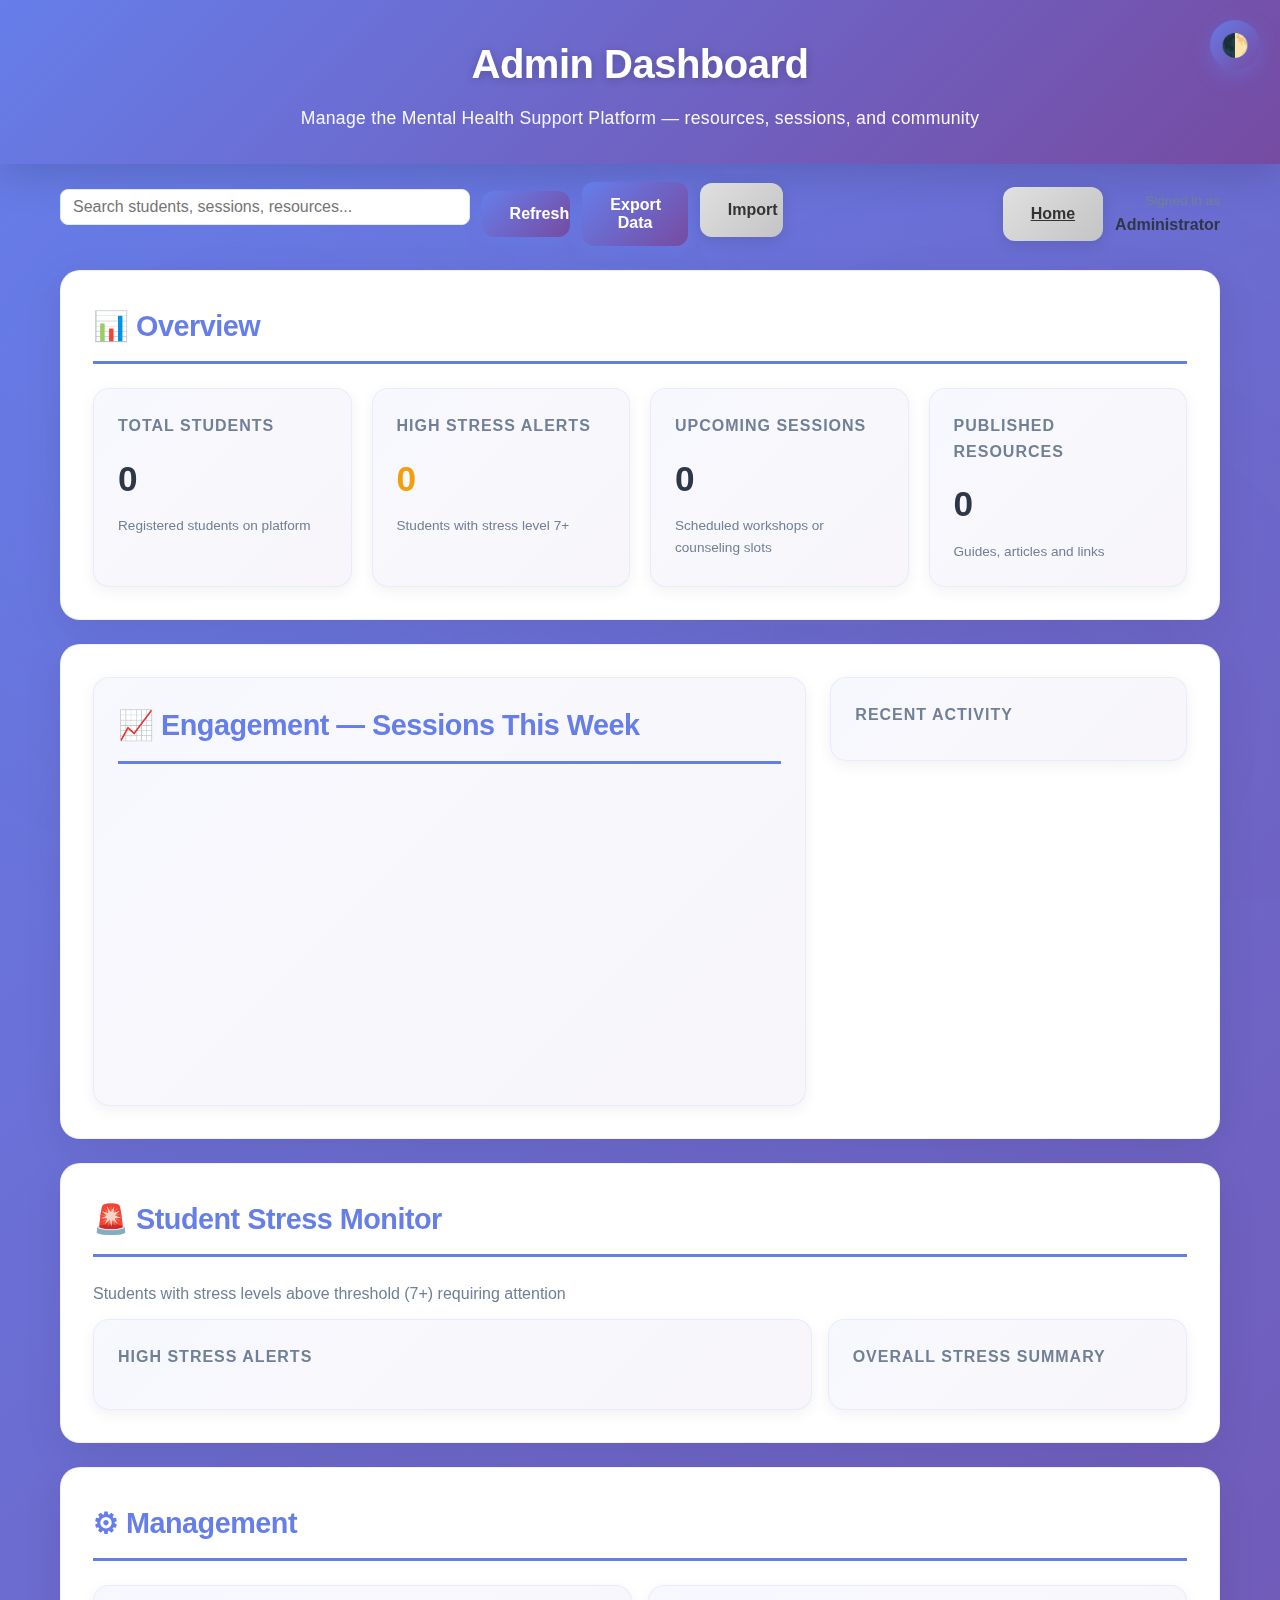
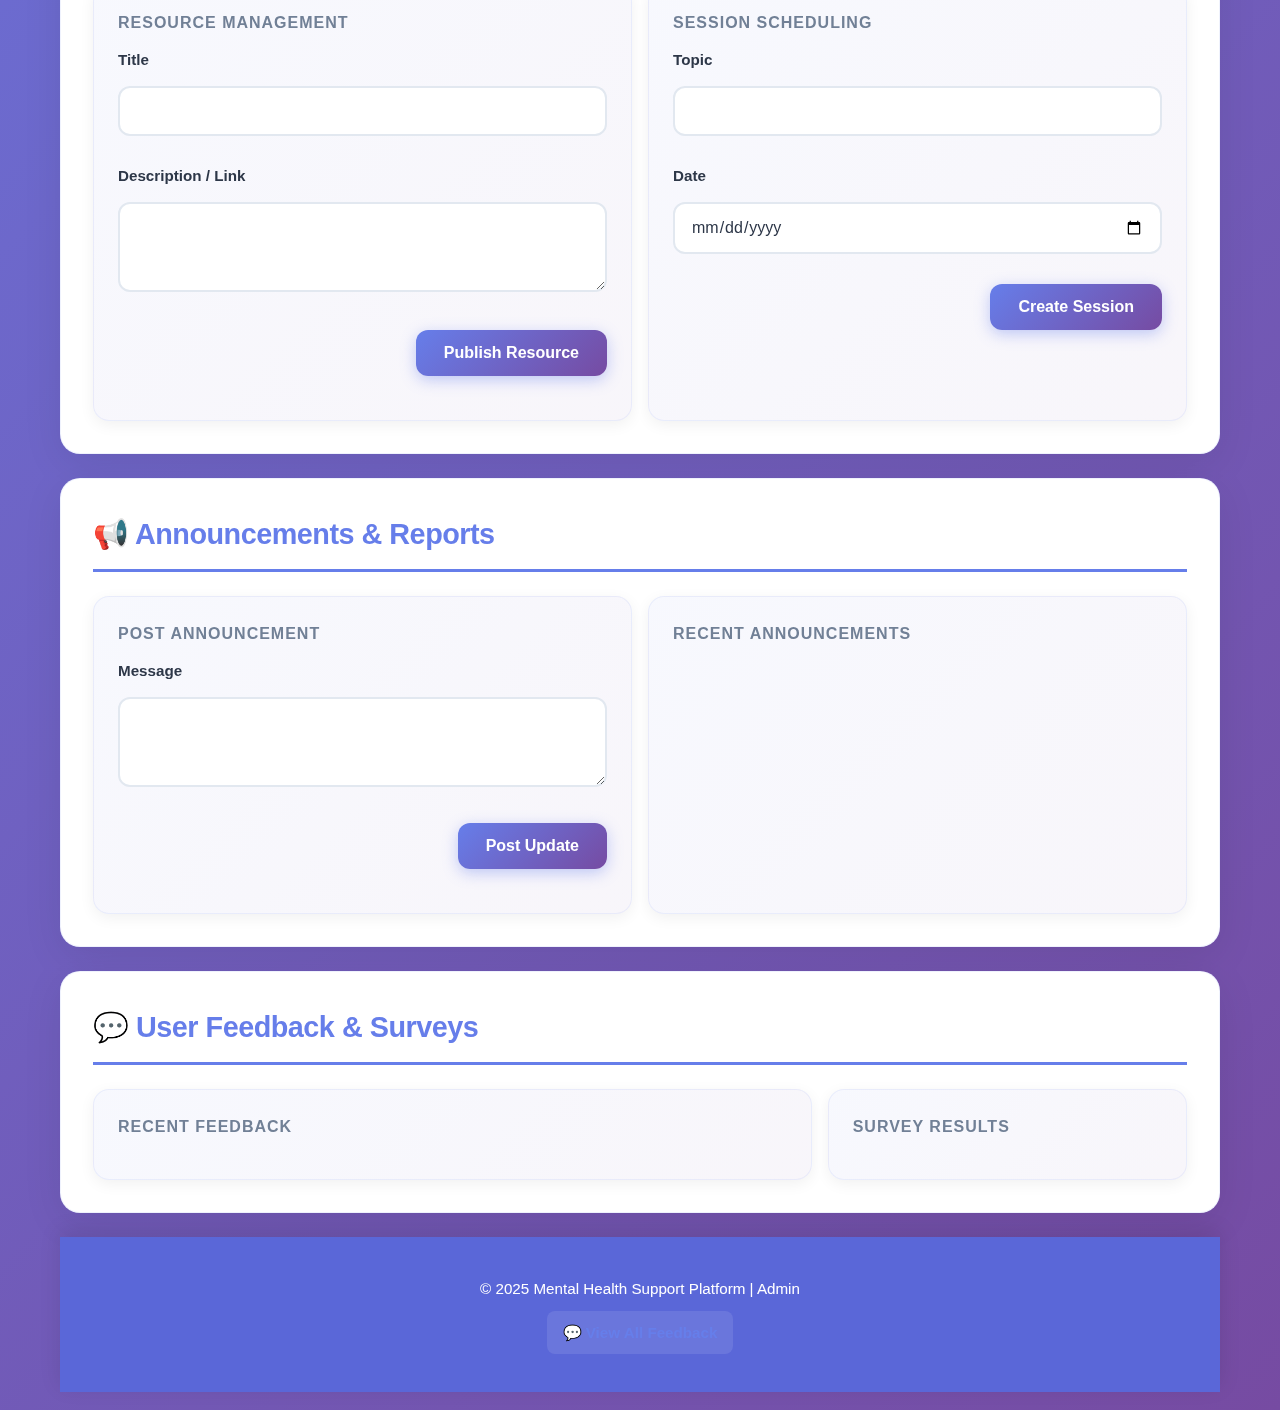
<file: admin.html>
<!DOCTYPE html>
<html lang="en">
<head>
  <meta charset="utf-8" />
  <meta name="viewport" content="width=device-width,initial-scale=1" />
  <title>Admin Dashboard | Mental Health Support</title>
  <link rel="stylesheet" href="style.css">
</head>
<body>
  <header>
    <h1>Admin Dashboard</h1>
    <p class="subtitle">Manage the Mental Health Support Platform — resources, sessions, and community</p>
  </header>

  <main style="padding:18px 20px; max-width:1200px; margin:0 auto; width:100%">

    <!-- Top toolbar -->
    <div style="display:flex; gap:12px; align-items:center; justify-content:space-between; margin-bottom:14px;">
      <div style="display:flex; gap:12px; align-items:center;">
        <input id="adminSearch" placeholder="Search students, sessions, resources..." style="padding:8px 12px; border-radius:8px; border:1px solid var(--input-border); min-width:320px;" />
        <button id="refreshBtnTop" class="btn">Refresh</button>
        <button id="exportData" class="btn">Export Data</button>
        <label class="btn secondary" style="display:inline-flex; align-items:center; gap:8px;">
          Import
          <input id="importData" type="file" accept="application/json" style="display:none">
        </label>
      </div>
      <div style="display:flex; gap:12px; align-items:center;">
        <a href="adminl.html" class="btn secondary">Home</a>
        <div style="text-align:right;">
          <div style="font-size:0.85rem; color:var(--muted-text)">Signed in as</div>
          <div style="font-weight:700">Administrator</div>
        </div>
      </div>
    </div>

    <!-- Quick stats -->
    <section class="dashboard-section">
      <h2>📊 Overview</h2>
      <div class="dashboard-cards">
        <div class="card">
          <h3>Total Students</h3>
          <p id="totalStudents">0</p>
          <div class="muted">Registered students on platform</div>
        </div>

        <div class="card">
          <h3>High Stress Alerts</h3>
          <p id="highStressCount" style="color:#f59e0b;">0</p>
          <div class="muted">Students with stress level 7+</div>
        </div>

        <div class="card">
          <h3>Upcoming Sessions</h3>
          <p id="upcomingSessions">0</p>
          <div class="muted">Scheduled workshops or counseling slots</div>
        </div>

        <div class="card">
          <h3>Published Resources</h3>
          <p id="totalResources">0</p>
          <div class="muted">Guides, articles and links</div>
        </div>
      </div>
    </section>

    <!-- Middle grid: chart + activity -->
    <section class="dashboard-section grid-2">
      <div class="card chart-card">
        <h2 style="margin-top:0;">📈 Engagement — Sessions This Week</h2>
        <canvas id="sessionsChart" width="600" height="260" style="flex:1; background:transparent; border-radius:8px; margin-top:6px;"></canvas>
      </div>

      <aside class="card">
        <h3 style="margin-bottom:8px;">Recent Activity</h3>
        <ul id="activityLog" class="activity-list">
          <!-- Filled by JS -->
        </ul>
      </aside>
    </section>

    <!-- Student Stress Monitor -->
    <section class="dashboard-section">
      <h2>🚨 Student Stress Monitor</h2>
      <p style="margin-bottom:12px; color:var(--muted-text)">Students with stress levels above threshold (7+) requiring attention</p>
      <div style="display:grid; grid-template-columns:2fr 1fr; gap:16px;">
        <div class="card">
          <h3>High Stress Alerts</h3>
          <ul id="highStressList" class="list-box" style="max-height:280px; overflow:auto;">
            <!-- Filled by JS -->
          </ul>
        </div>

        <div class="card">
          <h3>Overall Stress Summary</h3>
          <div id="stressSummary" style="font-size:0.95rem; line-height:1.8;">
            <!-- Filled by JS -->
          </div>
        </div>
      </div>
    </section>

    <!-- Management panels -->
    <section class="dashboard-section">
      <h2>⚙ Management</h2>
      <div style="display:grid; grid-template-columns:1fr 1fr; gap:16px;">
        <div class="card">
          <h3>Resource Management</h3>
          <form id="resourceForm">
            <label>Title</label>
            <input id="resourceTitle" required />
            <label style="margin-top:8px">Description / Link</label>
            <textarea id="resourceContent" required></textarea>
            <div style="margin-top:10px; text-align:right;"><button class="btn" type="submit">Publish Resource</button></div>
          </form>
          <ul id="resourceList" class="list-box" style="margin-top:12px; max-height:160px; overflow:auto"></ul>
        </div>

        <div class="card">
          <h3>Session Scheduling</h3>
          <form id="sessionForm">
            <label>Topic</label>
            <input id="sessionTopic" required />
            <label style="margin-top:8px">Date</label>
            <input id="sessionDate" type="date" required />
            <div style="margin-top:10px; text-align:right;"><button class="btn" type="submit">Create Session</button></div>
          </form>
          <ul id="sessionList" class="list-box" style="margin-top:12px; max-height:160px; overflow:auto"></ul>
        </div>
      </div>
    </section>

    <!-- Updates and announcements -->
    <section class="dashboard-section">
      <h2>📢 Announcements & Reports</h2>
      <div style="display:grid; grid-template-columns:1fr 1fr; gap:16px;">
        <div class="card">
          <h3>Post Announcement</h3>
          <form id="updateForm">
            <label>Message</label>
            <textarea id="updateMessage" required></textarea>
            <div style="text-align:right; margin-top:8px;"><button class="btn" type="submit">Post Update</button></div>
          </form>
        </div>

        <div class="card">
          <h3>Recent Announcements</h3>
          <ul id="updateList" class="list-box"></ul>
        </div>
      </div>
    </section>

    <!-- Feedback Section -->
    <section class="dashboard-section">
      <h2>💬 User Feedback & Surveys</h2>
      <div style="display:grid; grid-template-columns:2fr 1fr; gap:16px;">
        <div class="card">
          <h3>Recent Feedback</h3>
          <ul id="feedbackList" class="list-box" style="max-height:320px; overflow:auto;">
            <!-- Filled by JS -->
          </ul>
        </div>

        <div class="card">
          <h3>Survey Results</h3>
          <div id="surveyStats" style="font-size:0.95rem; line-height:1.8;">
            <!-- Filled by JS -->
          </div>
        </div>
      </div>
    </section>

    <footer style="margin-top:20px; text-align:center;">
      <p>© 2025 Mental Health Support Platform | Admin</p>
      <p style="margin-top:8px;"><a href="feedback.html" style="color:var(--primary); text-decoration:none; font-weight:600;">💬 View All Feedback</a></p>
    </footer>

  </main>

  <script src="script.js"></script>
</body>
</html>
</file>
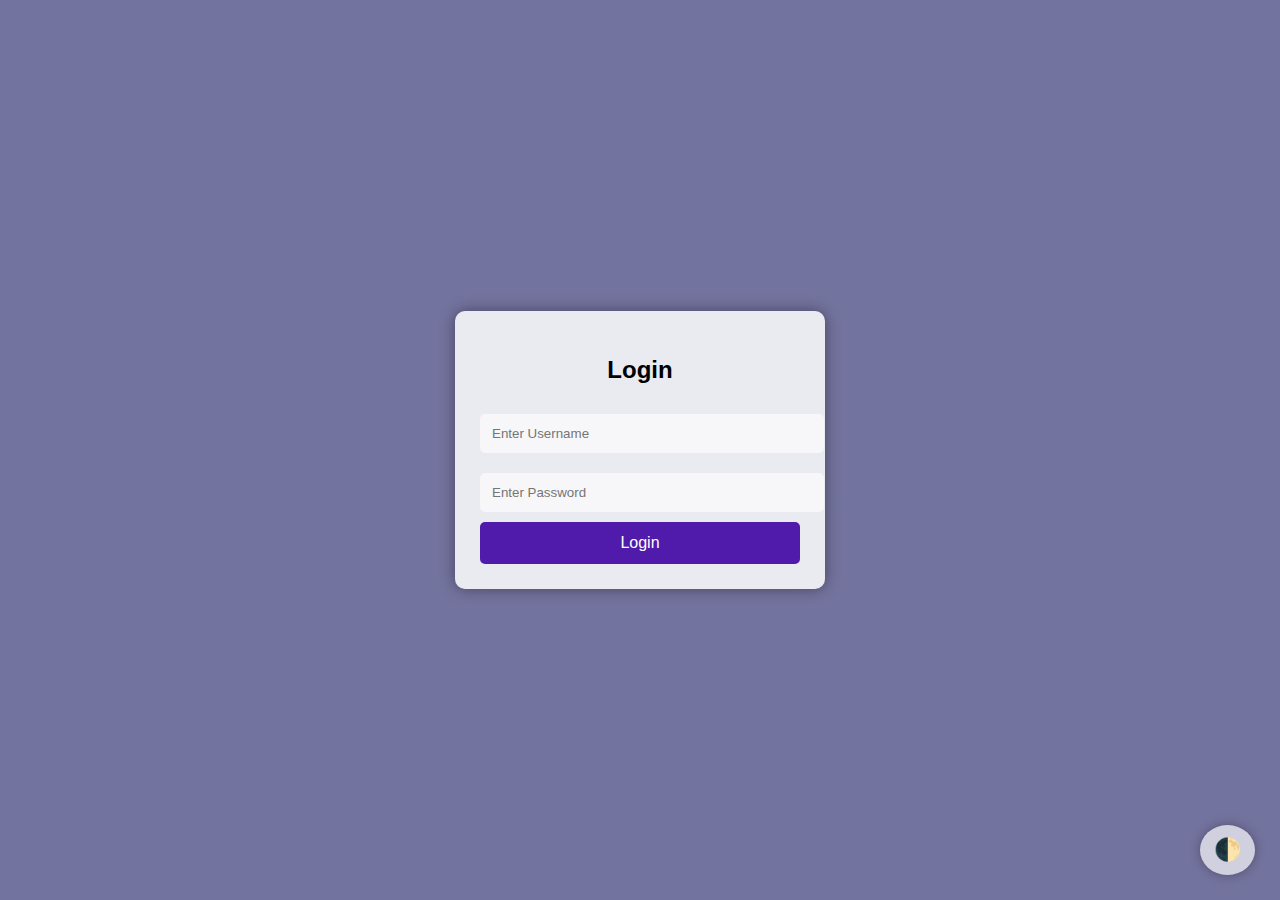
<file: adminl.html>
<!DOCTYPE html>
<html lang="en">
<head>
    <meta charset="UTF-8" />
    <meta name="viewport" content="width=device-width, initial-scale=1.0"/>
    <title>Login Page</title>

    <style>
        :root {
            --bg-overlay: rgba(0, 0, 80, 0.55);
            --card-bg: rgba(255, 255, 255, 0.85);
            --text-color: #000;
        }

        .dark-theme {
            --bg-overlay: rgba(0, 0, 40, 0.65);
            --card-bg: rgba(20, 20, 20, 0.85);
            --text-color: #fff;
        }

        body {
            margin: 0;
            font-family: Arial, sans-serif;

            /* ✅ ANY BACKGROUND IMAGE */
            background:
                linear-gradient(var(--bg-overlay), var(--bg-overlay)),
                url("https://images.unsplash.com/photo-1500530855697-b586d89ba3ee?auto=format&fit=crop&w=1600&q=80")
                no-repeat center center fixed;
            background-size: cover;

            display: flex;
            justify-content: center;
            align-items: center;
            height: 100vh;

            transition: 0.4s background, 0.4s color;
        }

        .login-box {
            width: 320px;
            background: var(--card-bg);
            padding: 25px;
            border-radius: 10px;
            text-align: center;
            color: var(--text-color);
            box-shadow: 0 0 15px rgba(0,0,0,0.4);
        }

        .login-box input {
            width: 100%;
            padding: 12px;
            margin: 10px 0;
            border: none;
            border-radius: 5px;
            background: rgba(255,255,255,0.6);
        }

        .dark-theme .login-box input {
            background: rgba(0,0,0,0.4);
            color: white;
        }

        .login-btn {
            width: 100%;
            padding: 12px;
            background: #501bab;
            border: none;
            color: white;
            border-radius: 5px;
            cursor: pointer;
            font-size: 16px;
        }

        .theme-toggle {
            position: fixed;
            bottom: 25px;
            right: 25px;
            background: #ffffffaa;
            border: none;
            padding: 12px 14px;
            border-radius: 50%;
            font-size: 22px;
            cursor: pointer;
            box-shadow: 0 0 12px rgba(0,0,0,0.3);
        }

        .dark-theme .theme-toggle {
            background: #222;
            color: white;
        }
    </style>
</head>
<body>

    <div class="login-box">
        <h2>Login</h2>
        <form action="indexl.html">
            <input type="text" placeholder="Enter Username" required />
            <input type="password" placeholder="Enter Password" required />
            <button class="login-btn" type="submit">Login</button>
        </form>
    </div>

    <script>
        function applyTheme(theme) {
            document.documentElement.classList.toggle('dark-theme', theme === 'dark');
            localStorage.setItem('theme', theme);
        }

        function toggleTheme() {
            const isDark = document.documentElement.classList.contains('dark-theme');
            applyTheme(isDark ? 'light' : 'dark');
        }

        document.addEventListener('DOMContentLoaded', () => {
            const btn = document.createElement('button');
            btn.className = 'theme-toggle';
            btn.innerHTML = '🌓';
            btn.onclick = toggleTheme;
            document.body.appendChild(btn);

            applyTheme(localStorage.getItem('theme') || 'light');
        });
    </script>

</body>
</html>
</file>
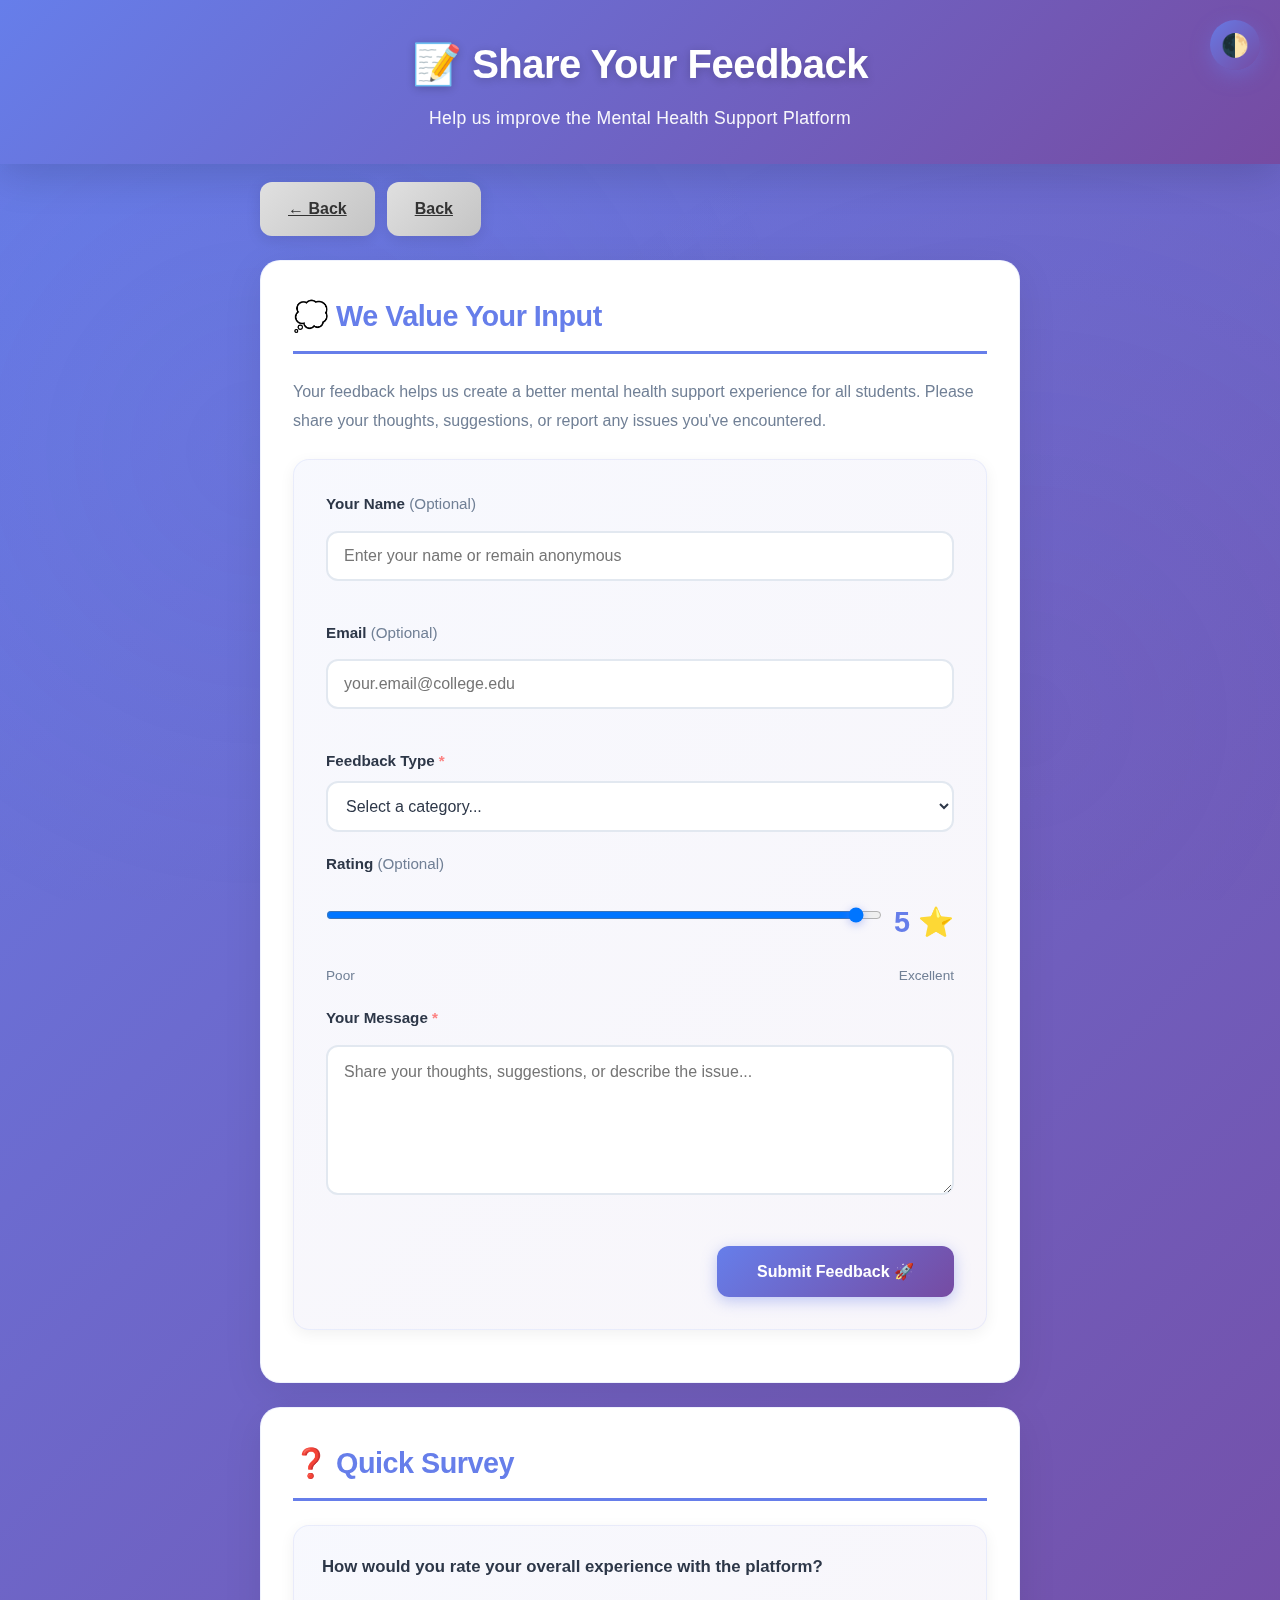
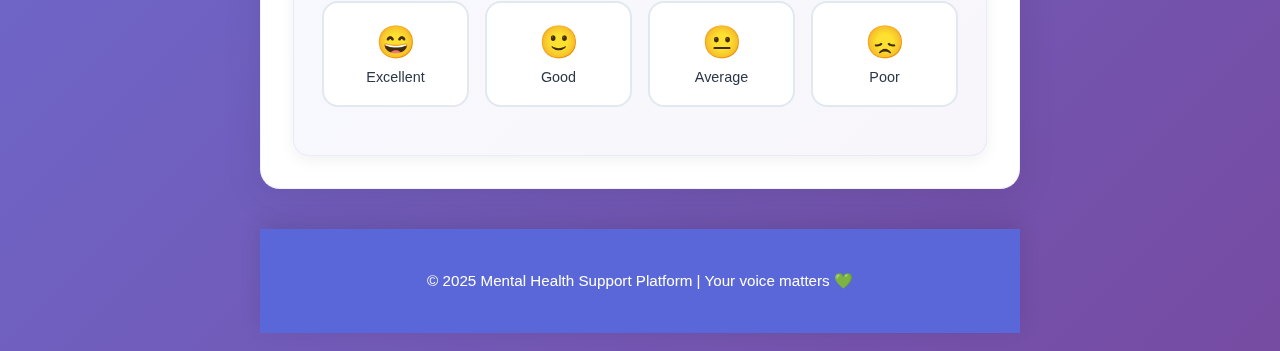
<file: feedback.html>
<!DOCTYPE html>
<html lang="en">
<head>
  <meta charset="utf-8" />
  <meta name="viewport" content="width=device-width,initial-scale=1" />
  <title>Feedback | Mental Health Support</title>
  <link rel="stylesheet" href="style.css">
</head>
<body>
  <header>
    <h1>📝 Share Your Feedback</h1>
    <p class="subtitle">Help us improve the Mental Health Support Platform</p>
  </header>

  <main style="padding:18px 20px; max-width:800px; margin:0 auto; width:100%">

    <div style="display:flex; gap:12px; align-items:center; margin-bottom:20px;">
      <a href="javascript:history.back()" class="btn secondary">← Back</a>
      <a href="adminl.html" class="btn secondary">Back</a>
    </div>

    <section class="dashboard-section">
      <h2>💭 We Value Your Input</h2>
      <p style="margin-bottom:24px; color:var(--muted-text); line-height:1.8;">
        Your feedback helps us create a better mental health support experience for all students. 
        Please share your thoughts, suggestions, or report any issues you've encountered.
      </p>

      <form id="feedbackForm" class="card" style="padding:32px;">
        <div style="margin-bottom:20px;">
          <label style="display:block; margin-bottom:8px; font-weight:600; color:var(--text-color);">
            Your Name <span style="color:var(--muted-text); font-weight:400;">(Optional)</span>
          </label>
          <input id="feedbackName" type="text" placeholder="Enter your name or remain anonymous" />
        </div>

        <div style="margin-bottom:20px;">
          <label style="display:block; margin-bottom:8px; font-weight:600; color:var(--text-color);">
            Email <span style="color:var(--muted-text); font-weight:400;">(Optional)</span>
          </label>
          <input id="feedbackEmail" type="email" placeholder="your.email@college.edu" />
        </div>

        <div style="margin-bottom:20px;">
          <label style="display:block; margin-bottom:8px; font-weight:600; color:var(--text-color);">
            Feedback Type <span style="color:var(--danger);">*</span>
          </label>
          <select id="feedbackType" required style="width:100%; padding:14px; border:2px solid var(--input-border); border-radius:12px; background:var(--card-bg); color:var(--text-color); font-family:'Inter',sans-serif; font-size:1rem; cursor:pointer;">
            <option value="">Select a category...</option>
            <option value="suggestion">💡 Suggestion</option>
            <option value="bug">🐛 Bug Report</option>
            <option value="feature">✨ Feature Request</option>
            <option value="general">💬 General Feedback</option>
            <option value="appreciation">❤ Appreciation</option>
          </select>
        </div>

        <div style="margin-bottom:20px;">
          <label style="display:block; margin-bottom:8px; font-weight:600; color:var(--text-color);">
            Rating <span style="color:var(--muted-text); font-weight:400;">(Optional)</span>
          </label>
          <div style="display:flex; gap:12px; align-items:center;">
            <input id="feedbackRating" type="range" min="1" max="5" value="5" style="flex:1;" />
            <span id="ratingValue" style="font-size:1.8rem; font-weight:700; color:var(--primary); min-width:60px; text-align:center;">5 ⭐</span>
          </div>
          <div style="display:flex; justify-content:space-between; font-size:0.85rem; color:var(--muted-text); margin-top:6px;">
            <span>Poor</span>
            <span>Excellent</span>
          </div>
        </div>

        <div style="margin-bottom:24px;">
          <label style="display:block; margin-bottom:8px; font-weight:600; color:var(--text-color);">
            Your Message <span style="color:var(--danger);">*</span>
          </label>
          <textarea id="feedbackMessage" required placeholder="Share your thoughts, suggestions, or describe the issue..." style="width:100%; min-height:150px; padding:16px; border:2px solid var(--input-border); border-radius:12px; background:var(--card-bg); color:var(--text-color); font-family:'Inter',sans-serif; font-size:1rem; resize:vertical;"></textarea>
        </div>

        <div style="text-align:right;">
          <button type="submit" class="btn" style="padding:16px 40px;">
            Submit Feedback 🚀
          </button>
        </div>
      </form>
    </section>

    <section class="dashboard-section">
      <h2>❓ Quick Survey</h2>
      <div class="card" style="padding:28px;">
        <p style="margin-bottom:20px; color:var(--text-color); font-size:1.05rem; font-weight:600;">
          How would you rate your overall experience with the platform?
        </p>
        
        <div id="surveyOptions" style="display:grid; grid-template-columns:repeat(auto-fit, minmax(140px, 1fr)); gap:16px; margin-bottom:20px;">
          <button class="survey-btn" data-value="excellent" style="padding:20px; border:2px solid var(--input-border); border-radius:16px; background:var(--card-bg); cursor:pointer; transition:all 0.3s ease; font-size:2rem;">
            😄
            <div style="font-size:0.9rem; margin-top:8px; color:var(--text-color);">Excellent</div>
          </button>
          <button class="survey-btn" data-value="good" style="padding:20px; border:2px solid var(--input-border); border-radius:16px; background:var(--card-bg); cursor:pointer; transition:all 0.3s ease; font-size:2rem;">
            🙂
            <div style="font-size:0.9rem; margin-top:8px; color:var(--text-color);">Good</div>
          </button>
          <button class="survey-btn" data-value="average" style="padding:20px; border:2px solid var(--input-border); border-radius:16px; background:var(--card-bg); cursor:pointer; transition:all 0.3s ease; font-size:2rem;">
            😐
            <div style="font-size:0.9rem; margin-top:8px; color:var(--text-color);">Average</div>
          </button>
          <button class="survey-btn" data-value="poor" style="padding:20px; border:2px solid var(--input-border); border-radius:16px; background:var(--card-bg); cursor:pointer; transition:all 0.3s ease; font-size:2rem;">
            😞
            <div style="font-size:0.9rem; margin-top:8px; color:var(--text-color);">Poor</div>
          </button>
        </div>
        
        <div id="surveyThankYou" style="display:none; padding:20px; background:linear-gradient(135deg, rgba(72,187,120,0.1), rgba(72,187,120,0.05)); border-radius:12px; text-align:center; color:var(--success); font-weight:600;">
          ✅ Thank you for your feedback!
        </div>
      </div>
    </section>

    <footer style="margin-top:40px; text-align:center;">
      <p>© 2025 Mental Health Support Platform | Your voice matters 💚</p>
    </footer>

  </main>

  <script src="script.js"></script>
</body>
</html>
</file>
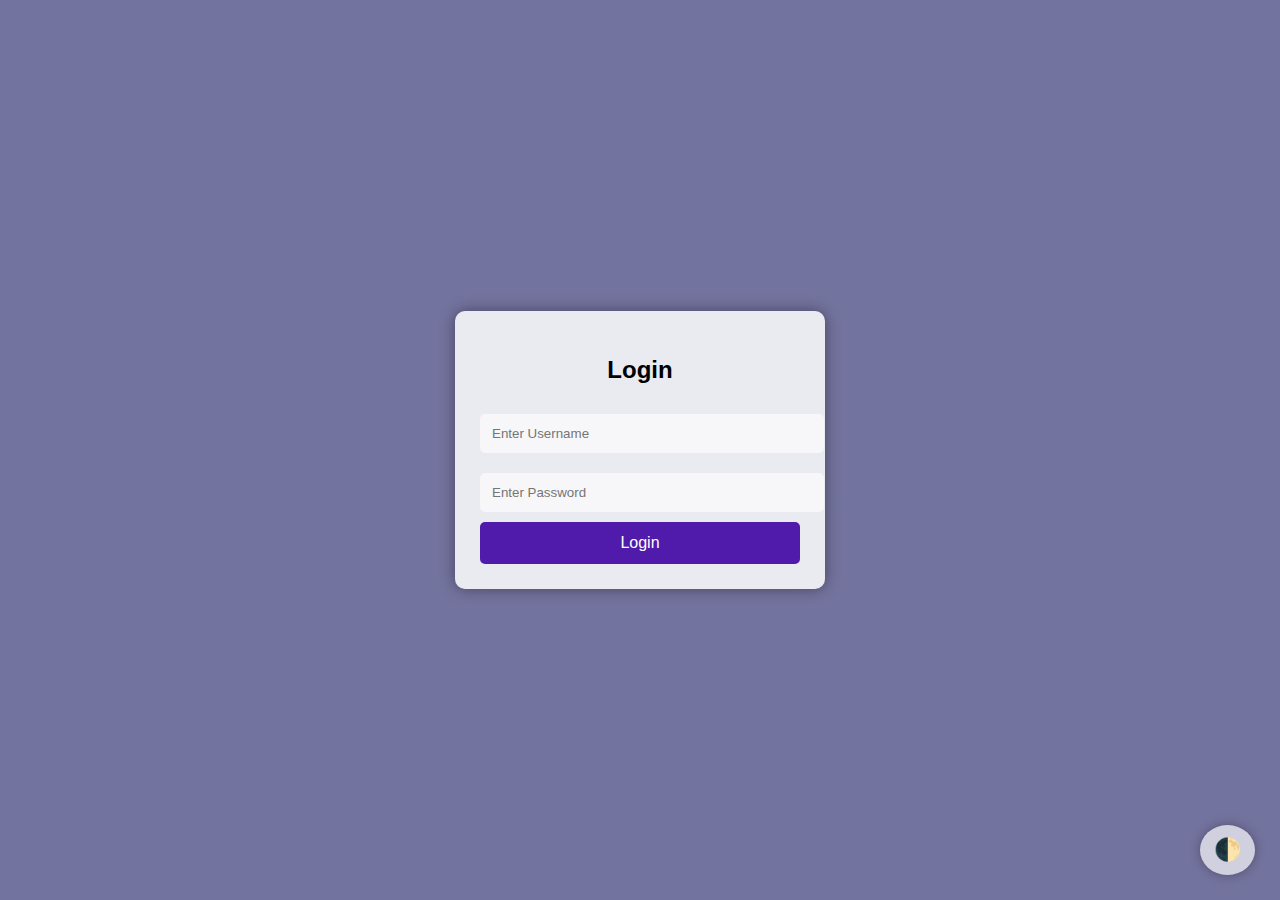
<file: student-login.html>
<!DOCTYPE html>
<html lang="en">
<head>
    <meta charset="UTF-8" />
    <meta name="viewport" content="width=device-width, initial-scale=1.0"/>

    <title>Login Page</title>

    <style>
        :root {
            --bg-overlay: rgba(0, 0, 80, 0.55);
            --card-bg: rgba(255, 255, 255, 0.85);
            --text-color: #000;
        }

        /* DARK THEME */
        .dark-theme {
            --bg-overlay: rgba(0, 0, 40, 0.65);
            --card-bg: rgba(20, 20, 20, 0.85);
            --text-color: #fff;
        }

        body {
            margin: 0;
            font-family: Arial, sans-serif;

            /* ✅ ANY PICTURE BACKGROUND */
            background:
                linear-gradient(var(--bg-overlay), var(--bg-overlay)),
                url("https://images.unsplash.com/photo-1500530855697-b586d89ba3ee?auto=format&fit=crop&w=1600&q=80")
                no-repeat center center fixed;
            background-size: cover;

            display: flex;
            justify-content: center;
            align-items: center;
            height: 100vh;

            transition: 0.4s background, 0.4s color;
        }

        .login-box {
            width: 320px;
            background: var(--card-bg);
            padding: 25px;
            border-radius: 10px;
            text-align: center;
            color: var(--text-color);
            box-shadow: 0 0 15px rgba(0,0,0,0.4);
        }

        .login-box input {
            width: 100%;
            padding: 12px;
            margin: 10px 0;
            border: none;
            border-radius: 5px;
            background: rgba(255,255,255,0.6);
        }

        .dark-theme .login-box input {
            background: rgba(0,0,0,0.4);
            color: white;
        }

        .login-btn {
            width: 100%;
            padding: 12px;
            background: #501bab;
            border: none;
            color: white;
            border-radius: 5px;
            cursor: pointer;
            font-size: 16px;
        }

        .theme-toggle {
            position: fixed;
            bottom: 25px;
            right: 25px;
            background: #ffffffaa;
            border: none;
            padding: 12px 14px;
            border-radius: 50%;
            font-size: 22px;
            cursor: pointer;
            box-shadow: 0 0 12px rgba(0,0,0,0.3);
        }

        .dark-theme .theme-toggle {
            background: #222;
            color: white;
        }
    </style>
</head>
<body>

    <div class="login-box">
        <h2>Login</h2>
        <form action="indexl.html">
            <input type="text" placeholder="Enter Username" required />
            <input type="password" placeholder="Enter Password" required />
            <button class="login-btn" type="submit">Login</button>
        </form>
    </div>

    <script>
        function applyTheme(theme) {
            if (theme === 'dark') {
                document.documentElement.classList.add('dark-theme');
            } else {
                document.documentElement.classList.remove('dark-theme');
            }
            localStorage.setItem('theme', theme);
        }

        function toggleTheme() {
            const isDark = document.documentElement.classList.contains('dark-theme');
            applyTheme(isDark ? 'light' : 'dark');
        }

        document.addEventListener('DOMContentLoaded', () => {
            const btn = document.createElement('button');
            btn.className = 'theme-toggle';
            btn.innerHTML = '🌓';
            btn.onclick = toggleTheme;
            document.body.appendChild(btn);

            applyTheme(localStorage.getItem('theme') || 'light');
        });
    </script>

</body>
</html>
</file>
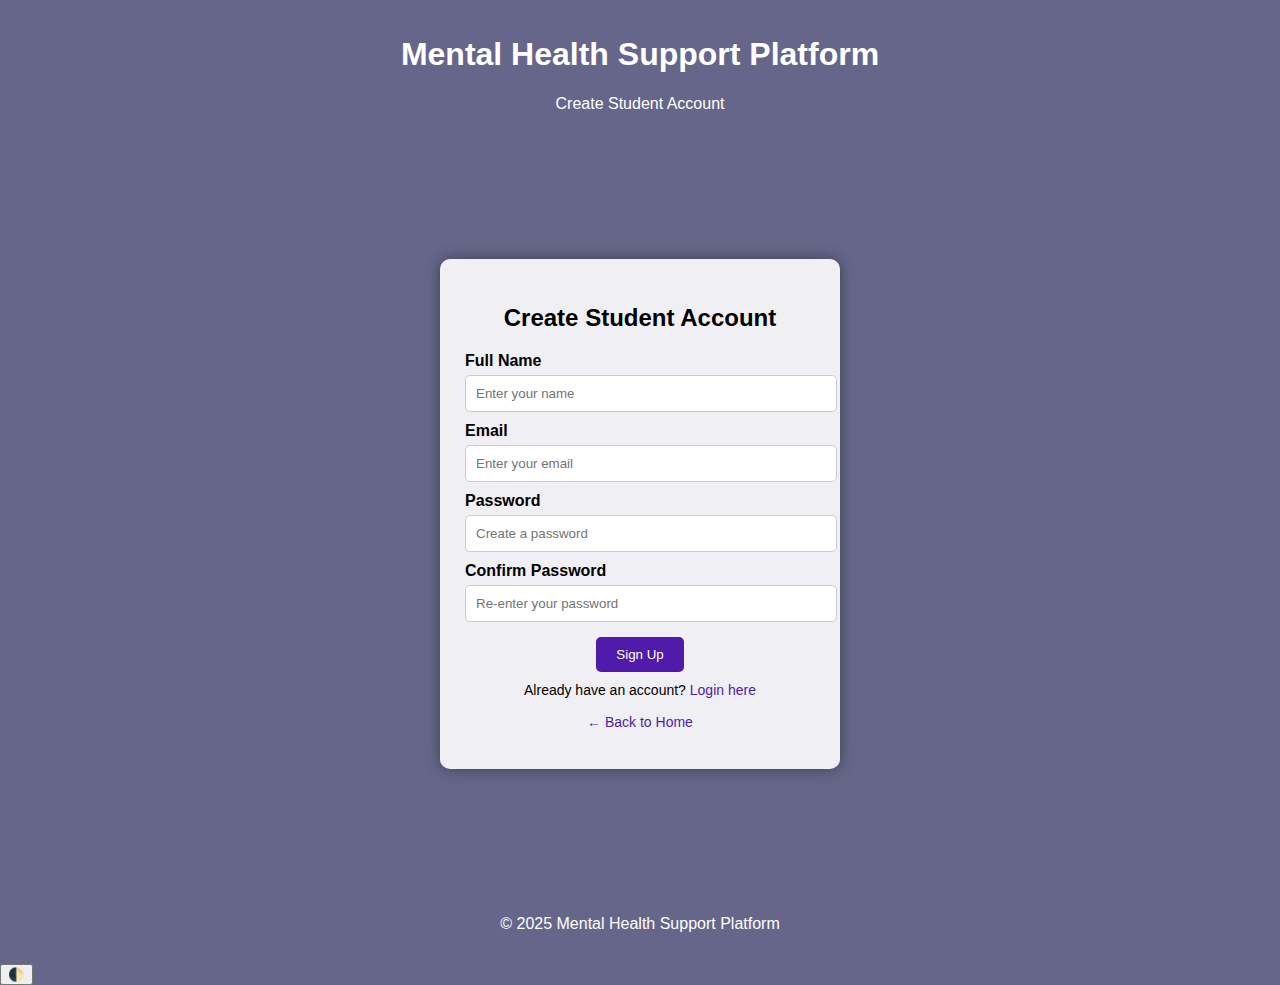
<file: student-signup.html>
<!DOCTYPE html>
<html lang="en">
<head>
  <meta charset="UTF-8" />
  <meta name="viewport" content="width=device-width, initial-scale=1.0" />
  <title>Student Sign Up | Mental Health Support</title>

  <!-- Internal background styling -->
  <style>
    body {
      margin: 0;
      font-family: Arial, sans-serif;

      /* ✅ ANY BACKGROUND IMAGE */
      background:
        linear-gradient(rgba(0, 0, 60, 0.6), rgba(0, 0, 60, 0.6)),
        url("https://images.unsplash.com/photo-1521737604893-d14cc237f11d?auto=format&fit=crop&w=1600&q=80")
        no-repeat center center fixed;
      background-size: cover;
    }

    header, footer {
      text-align: center;
      color: white;
      padding: 15px;
    }

    .student-login-main {
      display: flex;
      justify-content: center;
      align-items: center;
      min-height: calc(100vh - 160px);
    }

    .login-card {
      background: rgba(255, 255, 255, 0.9);
      padding: 25px;
      width: 350px;
      border-radius: 10px;
      box-shadow: 0 0 15px rgba(0,0,0,0.4);
    }

    .login-card h2 {
      text-align: center;
    }

    label {
      display: block;
      margin-top: 10px;
      font-weight: bold;
    }

    input {
      width: 100%;
      padding: 10px;
      margin-top: 5px;
      border-radius: 5px;
      border: 1px solid #ccc;
    }

    .center-btn {
      text-align: center;
      margin-top: 15px;
    }

    .btn {
      padding: 10px 20px;
      background: #501bab;
      color: white;
      border: none;
      border-radius: 5px;
      cursor: pointer;
    }

    .small-text {
      text-align: center;
      font-size: 14px;
      margin-top: 10px;
    }

    .small-text a {
      color: #501bab;
      text-decoration: none;
    }

    .muted {
      text-align: center;
      margin-top: 10px;
      color: #444;
    }
  </style>
</head>

<body>

  <header>
    <h1>Mental Health Support Platform</h1>
    <p class="subtitle">Create Student Account</p>
  </header>

  <main class="student-login-main">
    <div class="login-card">
      <h2>Create Student Account</h2>

      <form id="signupForm">
        <label for="studentName">Full Name</label>
        <input type="text" id="studentName" placeholder="Enter your name" required />

        <label for="studentSignupEmail">Email</label>
        <input type="email" id="studentSignupEmail" placeholder="Enter your email" required />

        <label for="studentSignupPassword">Password</label>
        <input type="password" id="studentSignupPassword" placeholder="Create a password" required />

        <label for="confirmPassword">Confirm Password</label>
        <input type="password" id="confirmPassword" placeholder="Re-enter your password" required />

        <div class="center-btn">
          <button type="submit" class="btn">Sign Up</button>
        </div>
      </form>

      <p class="small-text">Already have an account? <a href="student-login.html">Login here</a></p>
      <p id="signupMsg" class="muted"></p>
      <p class="small-text"><a href="indexl.html">← Back to Home</a></p>
    </div>
  </main>

  <footer>
    <p>© 2025 Mental Health Support Platform</p>
  </footer>

  <script src="script.js"></script>
</body>
</html>
</file>
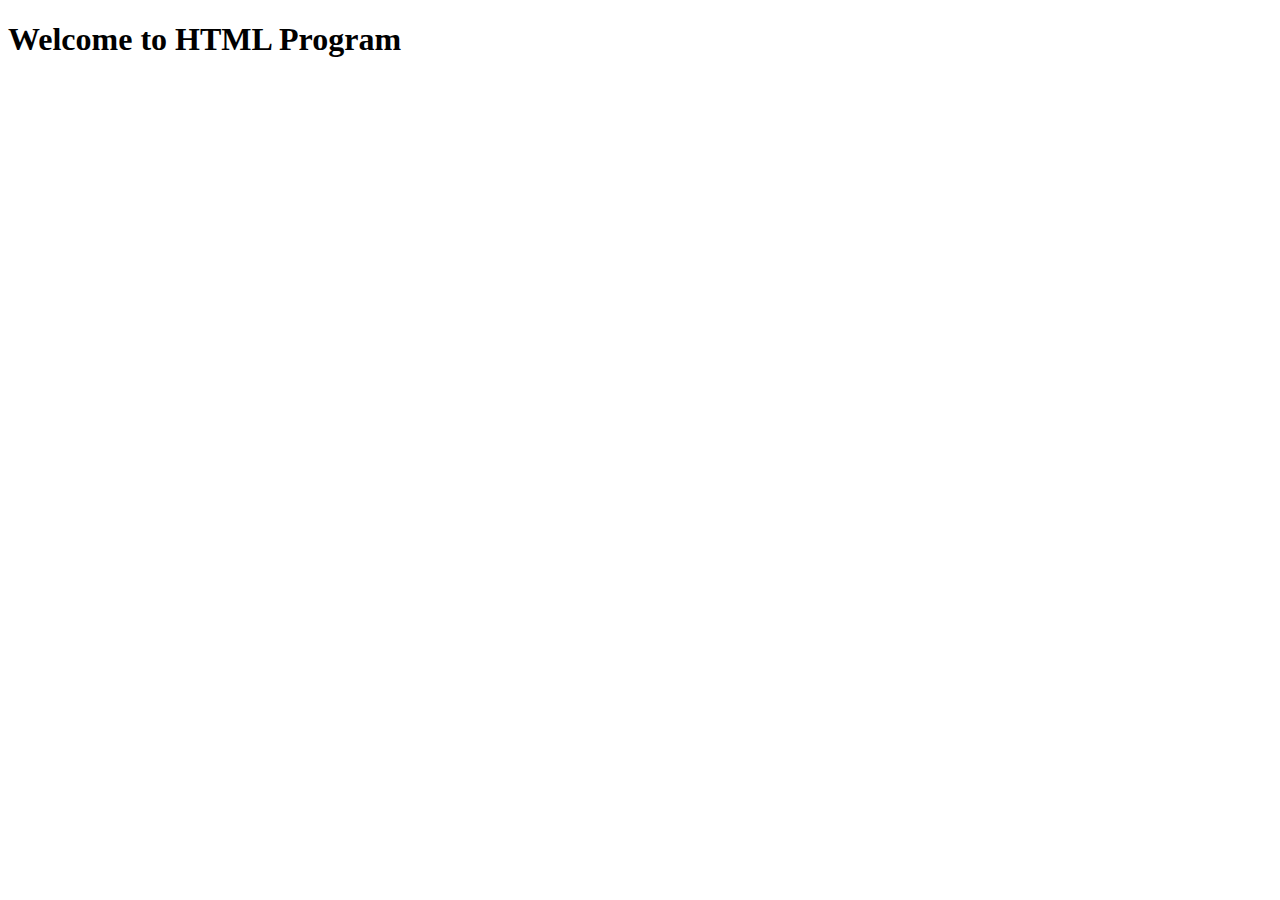
<file: welcome.html>
<!DOCTYPE html>
<html lang="en">
<head>
    <meta charset="UTF-8">
    <meta name="viewport" content="width=device-width, initial-scale=1.0">
    <title>Document</title>
</head>
<body>
    <h1>Welcome to HTML Program</h1>
</body>
</html>
</file>
<file: style.css>
/* ===============================
   GLOBAL STYLES
   =============================== */
* {
  box-sizing: border-box;
  margin: 0;
  padding: 0;
}

:root {
  --page-bg: linear-gradient(135deg, #667eea 0%, #764ba2 100%);
  --header-bg: linear-gradient(135deg, #667eea 0%, #764ba2 100%);
  --footer-bg: #5a67d8;
  --card-bg: #ffffff;
  --muted-bg: #f7fafc;
  --text-color: #2d3748;
  --primary: #667eea;
  --primary-dark: #5a67d8;
  --muted-text: #718096;
  --input-border: #e2e8f0;
  --focus-shadow: rgba(102, 126, 234, 0.4);
  --success: #48bb78;
  --warning: #f6ad55;
  --danger: #fc8181;
}

/* Dark theme overrides */
.dark-theme {
  --page-bg: linear-gradient(135deg, #1a202c 0%, #2d3748 100%);
  --header-bg: linear-gradient(135deg, #2d3748 0%, #1a202c 100%);
  --footer-bg: #1a202c;
  --card-bg: #2d3748;
  --muted-bg: #1a202c;
  --text-color: #f7fafc;
  --primary: #9f7aea;
  --primary-dark: #805ad5;
  --muted-text: #cbd5e0;
  --input-border: #4a5568;
  --focus-shadow: rgba(159, 122, 234, 0.4);
}

body {
  font-family: 'Inter', 'Segoe UI', 'Roboto', -apple-system, sans-serif;
  background: var(--page-bg);
  color: var(--text-color);
  min-height: 100vh;
  display: flex;
  flex-direction: column;
  line-height: 1.6;
  position: relative;
}

body::before {
  content: '';
  position: fixed;
  top: 0;
  left: 0;
  width: 100%;
  height: 100%;
  background: radial-gradient(circle at 20% 50%, rgba(102,126,234,0.08), transparent 50%),
              radial-gradient(circle at 80% 80%, rgba(118,75,162,0.08), transparent 50%);
  pointer-events: none;
  z-index: 0;
}

html {
  scroll-behavior: smooth;
}

main {
  position: relative;
  z-index: 1;
}

/* ===============================
   HEADER
   =============================== */
header {
  background: var(--header-bg);
  color: white;
  text-align: center;
  padding: 32px 20px;
  box-shadow: 0 10px 40px rgba(0,0,0,0.15);
  position: relative;
  backdrop-filter: blur(10px);
}

header h1 {
  font-size: 2.5rem;
  margin-bottom: 8px;
  letter-spacing: -0.5px;
  font-weight: 700;
  text-shadow: 0 2px 10px rgba(0,0,0,0.2);
}

.subtitle {
  font-weight: 400;
  font-size: 1.1rem;
  opacity: 0.95;
  letter-spacing: 0.3px;
}

/* ===============================
   FOOTER
   =============================== */
footer {
  background: var(--footer-bg);
  color: white;
  text-align: center;
  padding: 32px 20px;
  margin-top: auto;
  font-size: 0.95rem;
  box-shadow: 0 -6px 20px rgba(0, 0, 0, 0.1);
  backdrop-filter: blur(10px);
}

footer p {
  margin: 6px 0;
  line-height: 1.8;
}

footer a {
  color: white;
  text-decoration: none;
  font-weight: 600;
  transition: all 0.3s ease;
  display: inline-block;
  padding: 8px 16px;
  border-radius: 8px;
  background: rgba(255,255,255,0.1);
}

footer a:hover {
  background: rgba(255,255,255,0.2);
  transform: translateY(-2px);
  box-shadow: 0 4px 15px rgba(255,255,255,0.2);
}

/* ===============================
   WELCOME SECTION (HOMEPAGE)
   =============================== */
.welcome {
  text-align: center;
  padding: 80px 20px 60px;
  background: rgba(255, 255, 255, 0.95);
  margin: 20px;
  border-radius: 20px;
  box-shadow: 0 20px 60px rgba(0,0,0,0.1);
}

.dark-theme .welcome {
  background: rgba(45, 55, 72, 0.95);
}

.welcome h2 {
  color: var(--primary);
  font-size: 2.5rem;
  margin-bottom: 20px;
  font-weight: 700;
  letter-spacing: -0.5px;
}

.welcome p {
  font-size: 1.15rem;
  max-width: 700px;
  margin: 0 auto 30px;
  color: var(--muted-text);
  line-height: 1.8;
}

/* ===============================
   ROLE SECTION (Admin / Student)
   =============================== */
.role-section {
  display: flex;
  justify-content: center;
  align-items: flex-start;
  flex-wrap: wrap;
  gap: 50px;
  margin-top: 60px;
}

.role-card {
  background: var(--card-bg);
  border-radius: 24px;
  padding: 35px;
  width: 280px;
  text-align: center;
  box-shadow: 0 10px 40px rgba(0, 0, 0, 0.08);
  transition: all 0.4s cubic-bezier(0.4, 0, 0.2, 1);
  border: 2px solid transparent;
}

.role-card:hover {
  transform: translateY(-12px) scale(1.02);
  box-shadow: 0 20px 60px rgba(102, 126, 234, 0.25);
  border-color: var(--primary);
}

.role-card img {
  width: 90px;
  height: 90px;
  margin-bottom: 20px;
  object-fit: contain;
  background: linear-gradient(135deg, #667eea15, #764ba215);
  padding: 15px;
  border-radius: 50%;
  box-shadow: 0 8px 20px rgba(0, 0, 0, 0.08);
}

.role-card h3 {
  color: var(--primary);
  font-size: 1.5rem;
  margin-bottom: 12px;
  letter-spacing: -0.3px;
  font-weight: 700;
}

.role-card p {
  font-size: 0.95rem;
  color: var(--muted-text);
  margin-bottom: 24px;
  line-height: 1.7;
}

/* ===============================
   ABOUT SECTION
   =============================== */
.about-wide {
  background: rgba(255, 255, 255, 0.9);
  padding: 80px 30px;
  text-align: center;
  border-top: 3px solid var(--primary);
  border-bottom: 3px solid var(--primary);
  margin: 20px;
  border-radius: 20px;
  box-shadow: 0 10px 40px rgba(0,0,0,0.08);
}

.dark-theme .about-wide {
  background: rgba(45, 55, 72, 0.9);
}

.about-wide h2 {
  color: var(--primary);
  font-size: 2.2rem;
  margin-bottom: 25px;
  font-weight: 700;
  letter-spacing: -0.5px;
}

.about-wide p {
  max-width: 900px;
  margin: 0 auto 20px;
  font-size: 1.1rem;
  line-height: 1.9;
  color: var(--text-color);
}

/* ===============================
   LOGIN PAGES (Admin + Student)
   =============================== */
.admin-login-main,
.student-login-main {
  display: flex;
  justify-content: center;
  align-items: center;
  min-height: 75vh;
  padding: 20px;
}

.login-card {
  background: var(--card-bg);
  padding: 50px 45px;
  border-radius: 24px;
  box-shadow: 0 20px 60px rgba(0, 0, 0, 0.15);
  width: 100%;
  max-width: 460px;
  text-align: center;
  border: 1px solid rgba(102, 126, 234, 0.1);
}

.login-card h2 {
  color: var(--primary);
  margin-bottom: 30px;
  font-size: 2rem;
  font-weight: 700;
  letter-spacing: -0.5px;
}

label {
  font-weight: 600;
  color: var(--text-color);
  text-align: left;
  display: block;
  margin-bottom: 8px;
  font-size: 0.95rem;
}

input,
textarea {
  width: 100%;
  padding: 14px 16px;
  border: 2px solid var(--input-border);
  border-radius: 12px;
  font-size: 1rem;
  margin-top: 6px;
  margin-bottom: 20px;
  transition: all 0.3s ease;
  font-family: inherit;
  background: var(--card-bg);
  color: var(--text-color);
}

input:focus,
textarea:focus {
  border-color: var(--primary);
  box-shadow: 0 0 0 4px var(--focus-shadow);
  outline: none;
  transform: translateY(-2px);
}

.center-btn {
  display: flex;
  justify-content: center;
  margin-top: 20px;
}

.muted {
  text-align: center;
  color: var(--muted-text);
  font-size: 0.9rem;
  margin-top: 20px;
}

.small-text {
  font-size: 0.95rem;
  margin-top: 12px;
  color: var(--muted-text);
}

.small-text a {
  color: var(--primary);
  text-decoration: none;
  font-weight: 600;
  transition: all 0.2s;
}

.small-text a:hover {
  color: var(--primary-dark);
  text-decoration: underline;
}

/* ===============================
   ADMIN DASHBOARD PAGE
   =============================== */
.dashboard-section {
  background: var(--card-bg);
  padding: 32px;
  border-radius: 20px;
  box-shadow: 0 10px 40px rgba(0, 0, 0, 0.08);
  margin: 24px auto;
  max-width: 1200px;
  transition: all 0.3s ease;
  border: 1px solid rgba(102, 126, 234, 0.1);
}

.dashboard-section:hover {
  transform: translateY(-4px);
  box-shadow: 0 15px 50px rgba(0, 0, 0, 0.12);
}

.dashboard-section h2 {
  color: var(--primary);
  border-bottom: 3px solid var(--primary);
  padding-bottom: 12px;
  margin-bottom: 24px;
  font-size: 1.8rem;
  font-weight: 700;
  letter-spacing: -0.5px;
}

.dashboard-section form {
  margin-bottom: 20px;
}

/* Dashboard grid and cards */
.dashboard-cards {
  display: grid;
  grid-template-columns: repeat(auto-fit, minmax(240px, 1fr));
  gap: 20px;
  align-items: stretch;
}

.card {
  background: linear-gradient(135deg, rgba(102,126,234,0.05), rgba(118,75,162,0.05));
  padding: 24px;
  border-radius: 16px;
  box-shadow: 0 4px 15px rgba(0,0,0,0.06);
  text-align: left;
  transition: all 0.3s ease;
  border: 1px solid rgba(102, 126, 234, 0.1);
}

.card:hover {
  transform: translateY(-6px);
  box-shadow: 0 10px 30px rgba(102, 126, 234, 0.15);
  border-color: var(--primary);
}

.card h3 {
  margin: 0 0 12px 0;
  font-size: 1rem;
  color: var(--muted-text);
  font-weight: 600;
  text-transform: uppercase;
  letter-spacing: 1px;
}

.card p {
  margin: 0;
  font-size: 2.2rem;
  color: var(--text-color);
  font-weight: 700;
}

.card .muted {
  font-size: 0.85rem;
  color: var(--muted-text);
  margin-top: 8px;
  text-align: left;
}

/* Larger areas */
.grid-2 {
  display: grid;
  grid-template-columns: 2fr 1fr;
  gap: 24px;
  align-items: start;
}

.chart-card {
  min-height: 340px;
  display: flex;
  flex-direction: column;
}

.activity-list {
  max-height: 340px;
  overflow: auto;
  padding-right: 8px;
}

.activity-list::-webkit-scrollbar {
  width: 6px;
}

.activity-list::-webkit-scrollbar-thumb {
  background: var(--primary);
  border-radius: 10px;
}

.activity-list li {
  display: flex;
  justify-content: space-between;
  align-items: center;
  gap: 12px;
  background: var(--muted-bg);
  padding: 14px 16px;
  border-radius: 12px;
  margin-bottom: 10px;
  transition: all 0.2s ease;
  border-left: 4px solid var(--primary);
}

.activity-list li:hover {
  transform: translateX(6px);
  box-shadow: 0 4px 12px rgba(0,0,0,0.08);
}

.list-title {
  font-size: 0.9rem;
  color: var(--muted-text);
  font-weight: 600;
}

textarea {
  resize: vertical;
  min-height: 90px;
}

.list-box {
  list-style: none;
  margin-top: 16px;
  padding-left: 0;
}

.list-box::-webkit-scrollbar {
  width: 6px;
}

.list-box::-webkit-scrollbar-thumb {
  background: var(--primary);
  border-radius: 10px;
}

.list-box li {
  background: var(--muted-bg);
  margin: 10px 0;
  padding: 16px 18px;
  border-radius: 12px;
  border-left: 4px solid var(--primary);
  color: var(--text-color);
  transition: all 0.3s ease;
  box-shadow: 0 2px 8px rgba(0,0,0,0.04);
}

.list-box li:hover {
  transform: translateX(8px);
  box-shadow: 0 6px 20px rgba(102, 126, 234, 0.15);
  border-left-width: 6px;
}

input[type="date"],
input[type="range"] {
  font-family: 'Inter', sans-serif;
  cursor: pointer;
}

input[type="range"]::-webkit-slider-thumb {
  -webkit-appearance: none;
  appearance: none;
  width: 20px;
  height: 20px;
  border-radius: 50%;
  background: var(--primary);
  cursor: pointer;
  box-shadow: 0 2px 8px rgba(102, 126, 234, 0.4);
}

input[type="range"]::-webkit-slider-thumb:hover {
  transform: scale(1.2);
}

/* ===============================
   STUDENT DASHBOARD SPECIFIC
   =============================== */
.stress-section,
.booking-section,
.forum-section,
.resources-section {
  background: var(--card-bg);
  padding: 32px;
  border-radius: 20px;
  box-shadow: 0 10px 40px rgba(0, 0, 0, 0.08);
  margin: 24px auto;
  max-width: 1200px;
  transition: all 0.3s ease;
  border: 1px solid rgba(102, 126, 234, 0.1);
}

.stress-section:hover,
.booking-section:hover,
.forum-section:hover,
.resources-section:hover {
  transform: translateY(-4px);
  box-shadow: 0 15px 50px rgba(0, 0, 0, 0.12);
}

#stressLevel {
  width: 100%;
  height: 12px;
  border-radius: 12px;
  background: linear-gradient(90deg, #48bb78, #f6ad55, #fc8181);
  outline: none;
  transition: all 0.3s ease;
}

#stressValue {
  font-weight: 700;
  color: var(--primary);
  font-size: 1.6rem;
  margin-left: 12px;
}

#stressInsight {
  margin-top: 16px;
  padding: 16px 20px;
  background: linear-gradient(135deg, rgba(102,126,234,0.08), rgba(118,75,162,0.08));
  border-left: 4px solid var(--primary);
  border-radius: 12px;
  font-weight: 500;
  color: var(--text-color);
  box-shadow: 0 4px 12px rgba(0,0,0,0.04);
}

.stress-chart-container {
  margin-top: 24px;
  padding: 20px;
  background: var(--muted-bg);
  border-radius: 16px;
  min-height: 280px;
}

.booking-grid {
  display: grid;
  grid-template-columns: 1fr 1fr;
  gap: 24px;
}

.booking-grid > div {
  background: var(--muted-bg);
  padding: 20px;
  border-radius: 16px;
  min-height: 200px;
  box-shadow: 0 4px 15px rgba(0,0,0,0.04);
  border: 1px solid rgba(102, 126, 234, 0.05);
}

.booking-grid h3 {
  color: var(--primary);
  margin-bottom: 16px;
  font-size: 1.3rem;
  font-weight: 700;
}

.forum-section textarea {
  width: 100%;
  padding: 16px;
  border: 2px solid var(--border-color);
  border-radius: 12px;
  background: var(--card-bg);
  color: var(--text-color);
  font-family: 'Inter', sans-serif;
  font-size: 1rem;
  min-height: 110px;
  transition: all 0.3s ease;
}

.forum-section textarea:focus {
  border-color: var(--primary);
  outline: none;
  box-shadow: 0 0 0 4px rgba(102, 126, 234, 0.1);
}

#messageList {
  margin-top: 24px;
  max-height: 380px;
  overflow-y: auto;
  padding-right: 8px;
}

#messageList::-webkit-scrollbar {
  width: 6px;
}

#messageList::-webkit-scrollbar-thumb {
  background: var(--primary);
  border-radius: 10px;
}

#messageList li {
  background: var(--muted-bg);
  padding: 18px;
  margin-bottom: 14px;
  border-radius: 14px;
  border-left: 4px solid var(--primary);
  transition: all 0.3s ease;
  box-shadow: 0 2px 8px rgba(0,0,0,0.04);
}

#messageList li:hover {
  transform: translateX(8px);
  box-shadow: 0 6px 20px rgba(102, 126, 234, 0.15);
  border-left-width: 6px;
}

#messageList li strong {
  color: var(--primary);
  font-weight: 700;
  font-size: 1.05rem;
}

#messageList li small {
  color: var(--muted-text);
  font-size: 0.8rem;
  margin-left: 10px;
}

.resources-section .list-box li {
  background: linear-gradient(135deg, rgba(102,126,234,0.05), rgba(118,75,162,0.05));
  padding: 18px 20px;
  border-radius: 14px;
  border-left: 4px solid var(--primary);
  margin-bottom: 12px;
  transition: all 0.3s ease;
  box-shadow: 0 2px 8px rgba(0,0,0,0.04);
}

.resources-section .list-box li:hover {
  transform: translateX(8px);
  box-shadow: 0 6px 20px rgba(102, 126, 234, 0.15);
  border-left-width: 6px;
}

.resources-section .list-box li strong {
  color: var(--primary);
  font-size: 1.1rem;
  font-weight: 700;
}

/* Wellness Tips */
.wellness-tips {
  background: linear-gradient(135deg, rgba(102,126,234,0.1), rgba(118,75,162,0.1));
  padding: 28px;
  border-radius: 20px;
  margin: 24px auto;
  max-width: 1200px;
  box-shadow: 0 10px 40px rgba(0, 0, 0, 0.08);
  border: 2px solid rgba(102, 126, 234, 0.2);
}

.wellness-tips h3 {
  color: var(--primary);
  margin-bottom: 18px;
  font-size: 1.5rem;
  font-weight: 700;
}

.wellness-tips ul {
  list-style: none;
  padding-left: 0;
}

.wellness-tips li {
  padding: 14px 18px;
  margin-bottom: 12px;
  background: var(--card-bg);
  border-radius: 12px;
  border-left: 4px solid var(--success);
  transition: all 0.3s ease;
  box-shadow: 0 2px 8px rgba(0,0,0,0.04);
}

.wellness-tips li:hover {
  transform: translateX(8px);
  box-shadow: 0 6px 20px rgba(72, 187, 120, 0.15);
  border-left-width: 6px;
}

.wellness-tips li::before {
  content: "✨ ";
  margin-right: 8px;
  font-size: 1.1rem;
}

/* ===============================
   ACTION BUTTONS (Edit / Delete)
   =============================== */
.action-btn {
  display: inline-block;
  padding: 8px 14px;
  border-radius: 8px;
  font-size: 0.85rem;
  margin-left: 8px;
  cursor: pointer;
  border: none;
  font-weight: 600;
  transition: all 0.3s ease;
  box-shadow: 0 2px 8px rgba(0,0,0,0.1);
}

.action-edit {
  background: linear-gradient(135deg, #667eea, #764ba2);
  color: #fff;
  border: 1px solid transparent;
}

.action-edit:hover {
  transform: translateY(-2px);
  box-shadow: 0 4px 15px rgba(102, 126, 234, 0.4);
}

.action-delete {
  background: linear-gradient(135deg, #fc8181, #f56565);
  color: #fff;
  border: 1px solid transparent;
}

.action-delete:hover {
  transform: translateY(-2px);
  box-shadow: 0 4px 15px rgba(252, 129, 129, 0.4);
}

/* ===============================
   MODAL (Confirm Box)
   =============================== */
.modal {
  position: fixed;
  inset: 0;
  display: none;
  align-items: center;
  justify-content: center;
  background: rgba(10, 10, 12, 0.6);
  backdrop-filter: blur(4px);
  z-index: 9999;
}

.modal[aria-hidden="false"] {
  display: flex;
}

.modal-content {
  background: var(--card-bg);
  padding: 32px;
  border-radius: 20px;
  max-width: 450px;
  width: 90%;
  text-align: center;
  box-shadow: 0 20px 60px rgba(0, 0, 0, 0.3);
  border: 1px solid rgba(102, 126, 234, 0.2);
  transform: scale(0.9);
  animation: modalPop 0.3s ease forwards;
}

@keyframes modalPop {
  to {
    transform: scale(1);
  }
}

.modal-content h3 {
  color: var(--primary);
  margin-bottom: 16px;
  font-size: 1.5rem;
}

.modal-content p {
  margin-bottom: 24px;
  color: var(--text-color);
  line-height: 1.6;
}

/* ===============================
   TOAST NOTIFICATION
   =============================== */
.toast {
  position: fixed;
  right: 24px;
  bottom: 24px;
  background: linear-gradient(135deg, rgba(102,126,234,0.95), rgba(118,75,162,0.95));
  color: #fff;
  padding: 16px 24px;
  border-radius: 12px;
  opacity: 0;
  transform: translateY(20px);
  transition: all 0.4s ease;
  z-index: 10000;
  box-shadow: 0 8px 30px rgba(102, 126, 234, 0.4);
  font-weight: 600;
  backdrop-filter: blur(10px);
}

.toast.show {
  opacity: 1;
  transform: translateY(0);
}

/* ===============================
   BUTTONS (GLOBAL)
   =============================== */
.btn {
  background: linear-gradient(135deg, var(--primary), #764ba2);
  color: white;
  border: none;
  padding: 14px 28px;
  border-radius: 12px;
  cursor: pointer;
  font-size: 1rem;
  font-weight: 600;
  transition: all 0.3s ease;
  box-shadow: 0 4px 15px rgba(102, 126, 234, 0.4);
  position: relative;
  overflow: hidden;
}

.btn::before {
  content: '';
  position: absolute;
  top: 50%;
  left: 50%;
  width: 0;
  height: 0;
  border-radius: 50%;
  background: rgba(255, 255, 255, 0.2);
  transform: translate(-50%, -50%);
  transition: width 0.6s, height 0.6s;
}

.btn:hover::before {
  width: 300px;
  height: 300px;
}

.btn:hover {
  transform: translateY(-3px);
  box-shadow: 0 8px 25px rgba(102, 126, 234, 0.5);
}

.btn:active {
  transform: translateY(-1px);
}

.btn.secondary {
  background: linear-gradient(135deg, #e0e0e0, #c4c4c4);
  color: #333;
  box-shadow: 0 4px 15px rgba(0, 0, 0, 0.1);
}

.btn.secondary:hover {
  background: linear-gradient(135deg, #d6d6d6, #b0b0b0);
  box-shadow: 0 6px 20px rgba(0, 0, 0, 0.15);
}

/* Theme toggle button (floating) */
.theme-toggle {
  position: fixed;
  right: 20px;
  top: 20px;
  width: 50px;
  height: 50px;
  border-radius: 50%;
  display: inline-flex;
  align-items: center;
  justify-content: center;
  background: linear-gradient(135deg, rgba(102,126,234,0.9), rgba(118,75,162,0.9));
  color: white;
  border: none;
  box-shadow: 0 6px 20px rgba(102, 126, 234, 0.4);
  cursor: pointer;
  backdrop-filter: blur(8px);
  z-index: 9999;
  font-size: 1.4rem;
  transition: all 0.3s ease;
}

.theme-toggle:hover {
  transform: scale(1.1) rotate(15deg);
  box-shadow: 0 8px 30px rgba(102, 126, 234, 0.6);
}

.dark-theme .theme-toggle {
  background: linear-gradient(135deg, rgba(30,30,40,0.95), rgba(40,40,60,0.95));
  color: var(--primary);
  box-shadow: 0 6px 20px rgba(0, 0, 0, 0.5);
}

.dark-theme .theme-toggle:hover {
  box-shadow: 0 8px 30px rgba(102, 126, 234, 0.4);
}

/* ===============================
   ANIMATIONS
   =============================== */
.fade-in {
  /* Removed entrance animation to prevent pop-in/fade effects.
     Keep this class as a marker for elements that previously used animations. */
  opacity: 1 !important;
  transform: none !important;
  animation: none !important;
}

/* NOTE: kept keyframes in file in case you want to re-enable later. */
@keyframes fadeIn {
  to {
    opacity: 1;
    transform: translateY(0);
  }
}

/* Loading spinner for dynamic content */
@keyframes spin {
  to { transform: rotate(360deg); }
}

.loading-spinner {
  display: inline-block;
  width: 40px;
  height: 40px;
  border: 4px solid var(--muted-bg);
  border-top-color: var(--primary);
  border-radius: 50%;
  animation: spin 0.8s linear infinite;
}

/* Pulse animation for notifications */
@keyframes pulse {
  0%, 100% { transform: scale(1); opacity: 1; }
  50% { transform: scale(1.05); opacity: 0.8; }
}

.pulse {
  animation: pulse 2s ease-in-out infinite;
}

/* Slide in from bottom */
@keyframes slideUp {
  from {
    opacity: 0;
    transform: translateY(30px);
  }
  to {
    opacity: 1;
    transform: translateY(0);
  }
}

.slide-up {
  animation: slideUp 0.5s ease-out;
}

/* ===============================
   RESPONSIVE DESIGN
   =============================== */
@media (max-width: 768px) {
  header h1 {
    font-size: 1.6rem;
  }

  .welcome h2 {
    font-size: 1.8rem;
  }

  .role-section {
    flex-direction: column;
    gap: 20px;
  }

  .role-card {
    width: 100%;
    max-width: 400px;
  }

  .login-card {
    padding: 40px 30px;
  }

  .dashboard-section {
    padding: 24px 20px;
  }

  .dashboard-cards {
    grid-template-columns: 1fr;
  }

  .grid-2 {
    grid-template-columns: 1fr;
  }

  .booking-grid {
    grid-template-columns: 1fr;
  }

  .theme-toggle {
    width: 45px;
    height: 45px;
    font-size: 1.2rem;
  }
}

@media (max-width: 600px) {
  header {
    padding: 24px 16px;
  }

  header h1 {
    font-size: 1.4rem;
  }

  .welcome {
    padding: 60px 20px;
  }

  .welcome h2 {
    font-size: 1.5rem;
  }

  .welcome p {
    font-size: 1rem;
  }

  .login-card {
    padding: 30px 20px;
  }

  .role-card img {
    width: 70px;
    height: 70px;
  }

  .btn {
    font-size: 0.95rem;
    padding: 12px 20px;
  }

  .dashboard-section {
    padding: 20px 16px;
    margin: 16px auto;
  }

  .card {
    padding: 20px;
  }

  .card p {
    font-size: 1.8rem;
  }
}
</file>
